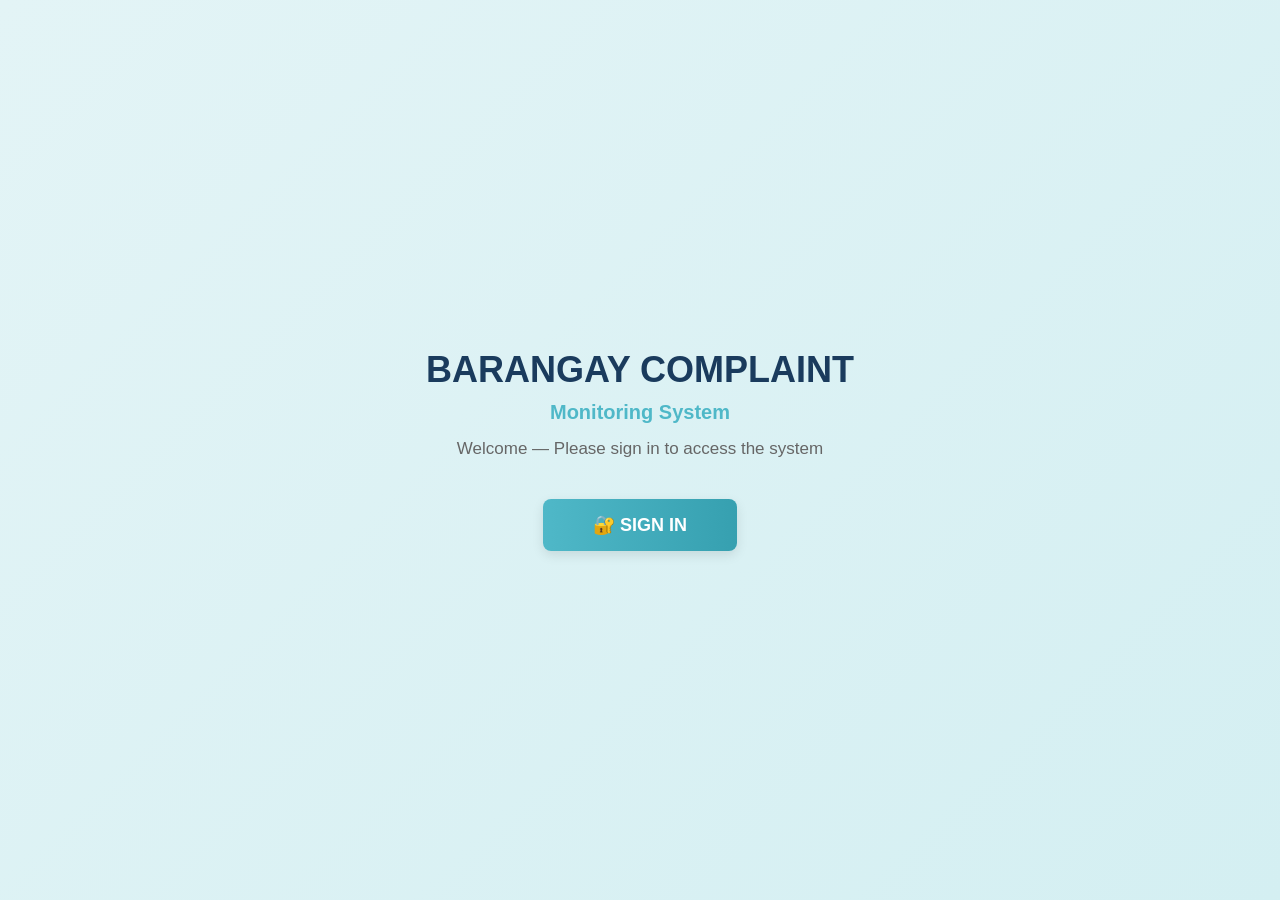
<file: templates/index.html>
<!DOCTYPE html>
<html>
<head>
    <meta charset="UTF-8">
    <meta name="viewport" content="width=device-width, initial-scale=1.0">
    <title>Barangay Complaint Monitoring System</title>
    <style>
        * {
            margin: 0;
            padding: 0;
            box-sizing: border-box;
            font-family: Arial, sans-serif;
        }
        body {
            background: linear-gradient(135deg, #e3f4f6, #d4eff2);
            min-height: 100vh;
            display: flex;
            flex-direction: column;
            align-items: center;
            justify-content: center;
            padding: 20px;
        }
        .home-container {
            text-align: center;
        }
        h1 {
            color: #1a3b5d;
            font-size: 36px;
            margin-bottom: 10px;
        }
        .system-tag {
            color: #4fb8c8;
            font-size: 20px;
            font-weight: bold;
            margin-bottom: 15px;
        }
        .welcome-msg {
            color: #666;
            font-size: 17px;
            margin-bottom: 40px;
        }
        .signin-link {
            display: inline-block;
            padding: 15px 50px;
            background: linear-gradient(90deg, #4fb8c8, #36a0b0);
            color: white;
            font-size: 18px;
            font-weight: bold;
            text-decoration: none;
            border-radius: 8px;
            box-shadow: 0 4px 12px rgba(0,0,0,0.1);
            transition: 0.3s;
        }
        .signin-link:hover {
            background: linear-gradient(90deg, #36a0b0, #2c8f9e);
            transform: translateY(-2px);
        }
    </style>
</head>
<body>
    <div class="home-container">
        <h1>BARANGAY COMPLAINT</h1>
        <p class="system-tag">Monitoring System</p>
        <p class="welcome-msg">Welcome — Please sign in to access the system</p>
        
        <a href="{% url 'login' %}" class="signin-link">🔐 SIGN IN</a>
    </div>
</body>
</html>
</file>
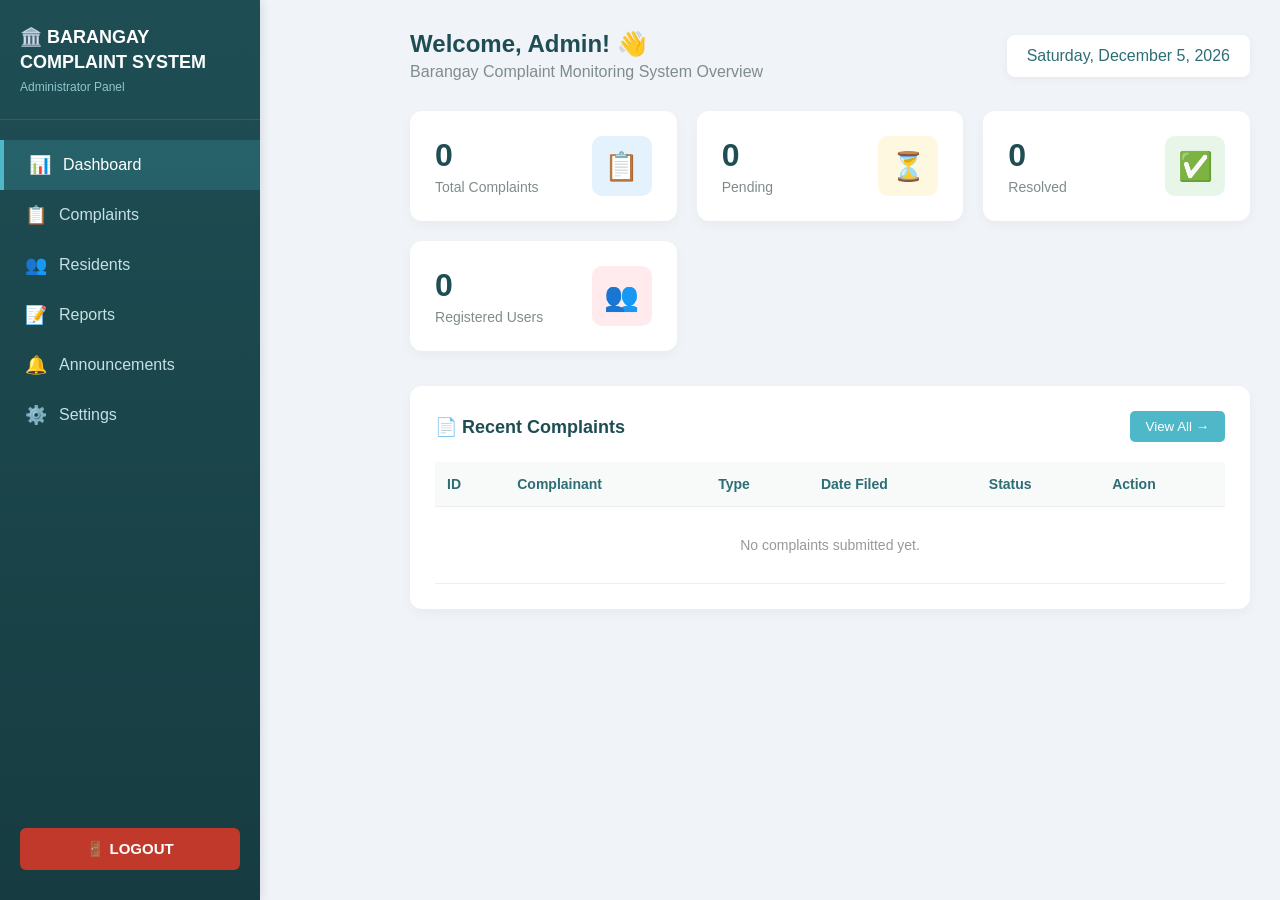
<file: templates/admin_dashboard.html>
{% load static %}
<!DOCTYPE html>
<html lang="en">
<head>
    <meta charset="UTF-8">
    <meta name="viewport" content="width=device-width, initial-scale=1.0">
    <title>Admin Dashboard - Barangay Complaint Monitoring System</title>
    <style>
        * {
            margin: 0;
            padding: 0;
            box-sizing: border-box;
            font-family: 'Segoe UI', Tahoma, Geneva, Verdana, sans-serif;
        }
        
        body {
            background: #f0f4f8;
            min-height: 100vh;
            display: flex;
        }

        /* ===== SIDEBAR ===== */
        .sidebar {
            width: 260px;
            background: linear-gradient(180deg, #1e4e54, #163c41);
            color: white;
            min-height: 100vh;
            position: fixed;
            left: 0;
            top: 0;
            box-shadow: 2px 0 10px rgba(0,0,0,0.1);
        }

        .sidebar-header {
            padding: 25px 20px;
            border-bottom: 1px solid rgba(255,255,255,0.1);
        }

        .sidebar-header h2 {
            font-size: 18px;
            line-height: 1.4;
        }

        .sidebar-header p {
            font-size: 12px;
            color: #8fc6ce;
            margin-top: 5px;
        }

        .sidebar-menu {
            padding: 20px 0;
        }

        .menu-item {
            padding: 14px 25px;
            cursor: pointer;
            transition: all 0.3s;
            display: flex;
            align-items: center;
            gap: 12px;
            color: #c5e1e5;
            text-decoration: none;
        }

        .menu-item:hover, .menu-item.active {
            background: rgba(79, 184, 200, 0.2);
            color: white;
            border-left: 4px solid #4fb8c8;
        }

        .menu-item span {
            font-size: 18px;
        }

        .logout-section {
            position: absolute;
            bottom: 30px;
            width: 100%;
            padding: 0 20px;
        }

        .logout-btn {
            width: 100%;
            padding: 12px;
            background: #c0392b;
            color: white;
            border: none;
            border-radius: 6px;
            cursor: pointer;
            font-size: 15px;
            font-weight: bold;
            transition: 0.3s;
        }

        .logout-btn:hover {
            background: #a93226;
        }

        /* ===== MAIN CONTENT ===== */
        .main-content {
            margin-left: 260px;
            flex: 1;
            padding: 30px;
        }

        .top-bar {
            display: flex;
            justify-content: space-between;
            align-items: center;
            margin-bottom: 30px;
        }

        .welcome h1 {
            font-size: 24px;
            color: #1e4e54;
        }

        .welcome p {
            color: #7f8c8d;
            margin-top: 5px;
        }

        .date-box {
            background: white;
            padding: 12px 20px;
            border-radius: 8px;
            box-shadow: 0 2px 8px rgba(0,0,0,0.05);
            font-weight: 500;
            color: #2c6e74;
        }

        /* ===== STATS CARDS ===== */
        .stats-grid {
            display: grid;
            grid-template-columns: repeat(auto-fit, minmax(240px, 1fr));
            gap: 20px;
            margin-bottom: 35px;
        }

        .stat-card {
            background: white;
            padding: 25px;
            border-radius: 12px;
            box-shadow: 0 4px 12px rgba(0,0,0,0.04);
            display: flex;
            justify-content: space-between;
            align-items: center;
        }

        .stat-info h3 {
            font-size: 32px;
            color: #1e4e54;
        }

        .stat-info p {
            color: #7f8c8d;
            margin-top: 5px;
            font-size: 14px;
        }

        .stat-icon {
            width: 60px;
            height: 60px;
            border-radius: 10px;
            display: flex;
            align-items: center;
            justify-content: center;
            font-size: 28px;
        }

        .icon-blue { background: #e3f2fd; color: #2980b9; }
        .icon-green { background: #e8f5e9; color: #27ae60; }
        .icon-orange { background: #fff8e1; color: #f39c12; }
        .icon-red { background: #ffebee; color: #c0392b; }

        /* ===== TABLE SECTION ===== */
        .content-card {
            background: white;
            padding: 25px;
            border-radius: 12px;
            box-shadow: 0 4px 12px rgba(0,0,0,0.04);
        }

        .card-header {
            display: flex;
            justify-content: space-between;
            align-items: center;
            margin-bottom: 20px;
        }

        .card-header h3 {
            color: #1e4e54;
            font-size: 18px;
        }

        .btn-primary {
            padding: 8px 16px;
            background: #4fb8c8;
            color: white;
            border: none;
            border-radius: 5px;
            cursor: pointer;
            font-weight: 500;
            transition: 0.3s;
        }

        .btn-primary:hover {
            background: #36a0b0;
        }

        table {
            width: 100%;
            border-collapse: collapse;
        }

        th, td {
            padding: 14px 12px;
            text-align: left;
            border-bottom: 1px solid #eee;
        }

        th {
            background: #f8f9f9;
            color: #2c6e74;
            font-weight: 600;
            font-size: 14px;
        }

        td {
            font-size: 14px;
            color: #555;
        }

        .status-pending {
            background: #fff3cd;
            color: #856404;
            padding: 4px 10px;
            border-radius: 20px;
            font-size: 12px;
            font-weight: 500;
        }

        .status-resolved {
            background: #d4edda;
            color: #155724;
            padding: 4px 10px;
            border-radius: 20px;
            font-size: 12px;
            font-weight: 500;
        }

        .status-processing {
            background: #d1ecf1;
            color: #0c5460;
            padding: 4px 10px;
            border-radius: 20px;
            font-size: 12px;
            font-weight: 500;
        }

        .no-data {
            text-align: center;
            padding: 30px;
            color: #999;
        }
    </style>
</head>
<body>
    <!-- SIDEBAR -->
    <div class="sidebar">
        <div class="sidebar-header">
            <h2>🏛️ BARANGAY<br>COMPLAINT SYSTEM</h2>
            <p>Administrator Panel</p>
        </div>
        
        <div class="sidebar-menu">
            <a href="/admin_dashboard/" class="menu-item active">
                <span>📊</span> Dashboard
            </a>
            <a href="#" class="menu-item">
                <span>📋</span> Complaints
            </a>
            <a href="#" class="menu-item">
                <span>👥</span> Residents
            </a>
            <a href="#" class="menu-item">
                <span>📝</span> Reports
            </a>
            <a href="#" class="menu-item">
                <span>🔔</span> Announcements
            </a>
            <a href="#" class="menu-item">
                <span>⚙️</span> Settings
            </a>
        </div>

        <div class="logout-section">
            <a href="/logout/" style="text-decoration: none;">
                <button class="logout-btn">🚪 LOGOUT</button>
            </a>
        </div>
    </div>

    <!-- MAIN CONTENT -->
    <div class="main-content">
        <div class="top-bar">
            <div class="welcome">
                <h1>Welcome, Admin! 👋</h1>
                <p>Barangay Complaint Monitoring System Overview</p>
            </div>
            <div class="date-box" id="current-date"></div>
        </div>

        <!-- STATS CARDS -->
        <div class="stats-grid">
            <div class="stat-card">
                <div class="stat-info">
                    <h3 id="total-complaints">0</h3>
                    <p>Total Complaints</p>
                </div>
                <div class="stat-icon icon-blue">📋</div>
            </div>
            <div class="stat-card">
                <div class="stat-info">
                    <h3 id="pending">0</h3>
                    <p>Pending</p>
                </div>
                <div class="stat-icon icon-orange">⏳</div>
            </div>
            <div class="stat-card">
                <div class="stat-info">
                    <h3 id="resolved">0</h3>
                    <p>Resolved</p>
                </div>
                <div class="stat-icon icon-green">✅</div>
            </div>
            <div class="stat-card">
                <div class="stat-info">
                    <h3 id="users">0</h3>
                    <p>Registered Users</p>
                </div>
                <div class="stat-icon icon-red">👥</div>
            </div>
        </div>

        <!-- LATEST COMPLAINTS TABLE -->
        <div class="content-card">
            <div class="card-header">
                <h3>📄 Recent Complaints</h3>
                <button class="btn-primary">View All →</button>
            </div>
            <table>
                <thead>
                    <tr>
                        <th>ID</th>
                        <th>Complainant</th>
                        <th>Type</th>
                        <th>Date Filed</th>
                        <th>Status</th>
                        <th>Action</th>
                    </tr>
                </thead>
                <tbody id="complaints-table">
                    <tr>
                        <td colspan="6" class="no-data">No complaints submitted yet.</td>
                    </tr>
                </tbody>
            </table>
        </div>
    </div>

    <script>
        // Show current date
        const dateEl = document.getElementById('current-date');
        const today = new Date();
        dateEl.textContent = today.toLocaleDateString('en-US', { 
            weekday: 'long', 
            year: 'numeric', 
            month: 'long', 
            day: 'numeric' 
        });

        // Simulate loading stats from database
        document.addEventListener('DOMContentLoaded', function() {
            // Later these numbers will come from your database
            document.getElementById('total-complaints').textContent = '0';
            document.getElementById('pending').textContent = '0';
            document.getElementById('resolved').textContent = '0';
            document.getElementById('users').textContent = '0';
        });
    </script>
</body>
</html>
</file>
